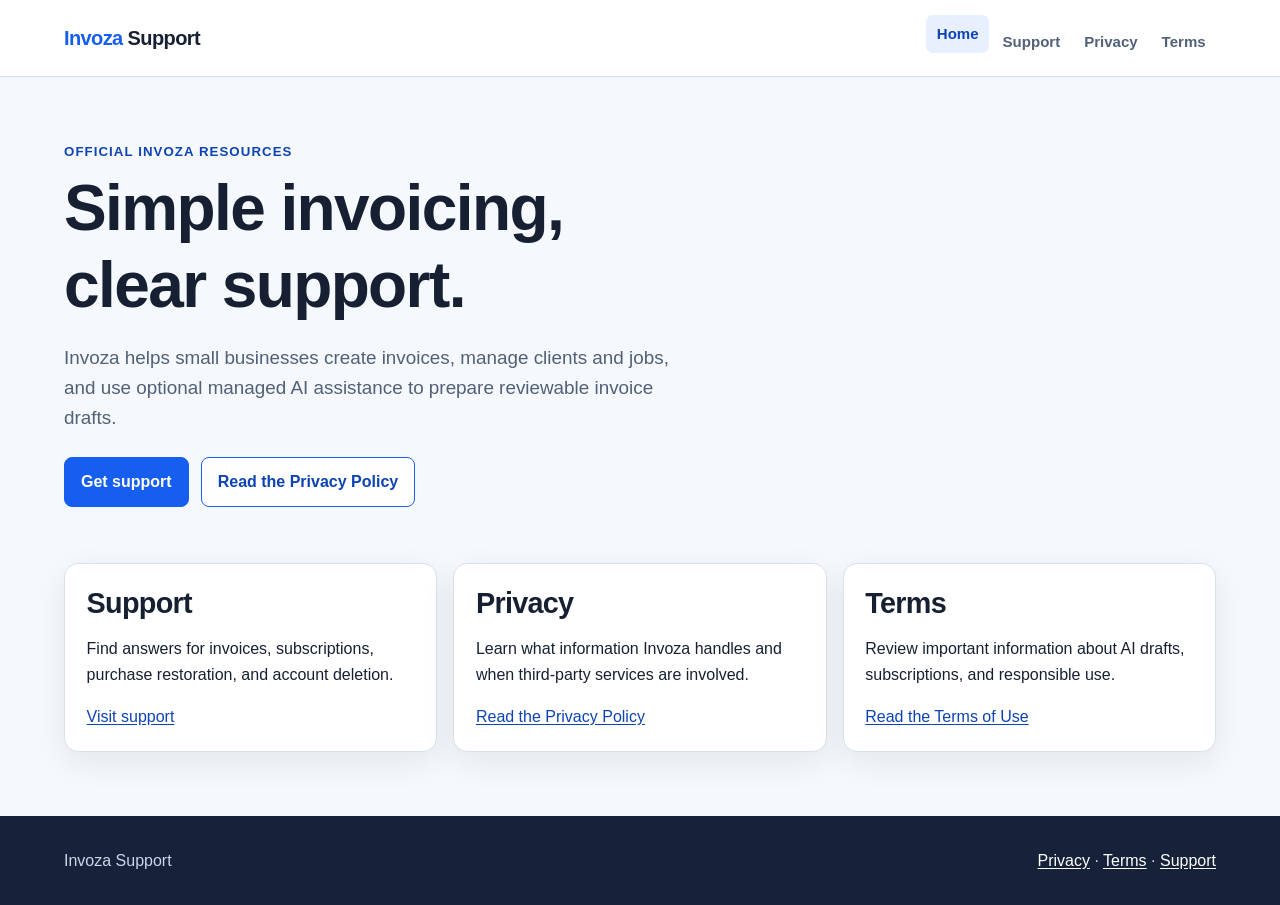
<file: index.html>
<!doctype html>
<html lang="en">
<head>
  <meta charset="utf-8">
  <meta name="viewport" content="width=device-width, initial-scale=1">
  <meta name="description" content="Official support, privacy, and terms information for Invoza.">
  <title>Invoza Support</title>
  <link rel="stylesheet" href="style.css">
</head>
<body>
  <a class="skip-link" href="#main">Skip to content</a>
  <header class="site-header">
    <nav class="nav" aria-label="Main navigation">
      <a class="brand" href="index.html" aria-label="Invoza Support home"><span class="brand-mark">Invoza</span> Support</a>
      <ul class="nav-links">
        <li><a href="index.html" aria-current="page">Home</a></li>
        <li><a href="support.html">Support</a></li>
        <li><a href="privacy.html">Privacy</a></li>
        <li><a href="terms.html">Terms</a></li>
      </ul>
    </nav>
  </header>
  <main id="main" class="container">
    <section class="hero" aria-labelledby="page-title">
      <p class="eyebrow">Official Invoza resources</p>
      <h1 id="page-title">Simple invoicing, clear support.</h1>
      <p class="lead">Invoza helps small businesses create invoices, manage clients and jobs, and use optional managed AI assistance to prepare reviewable invoice drafts.</p>
      <div class="button-row">
        <a class="button" href="support.html">Get support</a>
        <a class="button secondary" href="privacy.html">Read the Privacy Policy</a>
      </div>
    </section>

    <section class="grid" aria-label="Resources">
      <article class="card">
        <h2>Support</h2>
        <p>Find answers for invoices, subscriptions, purchase restoration, and account deletion.</p>
        <a href="support.html">Visit support</a>
      </article>
      <article class="card">
        <h2>Privacy</h2>
        <p>Learn what information Invoza handles and when third-party services are involved.</p>
        <a href="privacy.html">Read the Privacy Policy</a>
      </article>
      <article class="card">
        <h2>Terms</h2>
        <p>Review important information about AI drafts, subscriptions, and responsible use.</p>
        <a href="terms.html">Read the Terms of Use</a>
      </article>
    </section>

  </main>
  <footer class="site-footer">
    <div class="footer-inner">
      <p>Invoza Support</p>
      <p><a href="privacy.html">Privacy</a> · <a href="terms.html">Terms</a> · <a href="support.html">Support</a></p>
    </div>
  </footer>
</body>
</html>
</file>
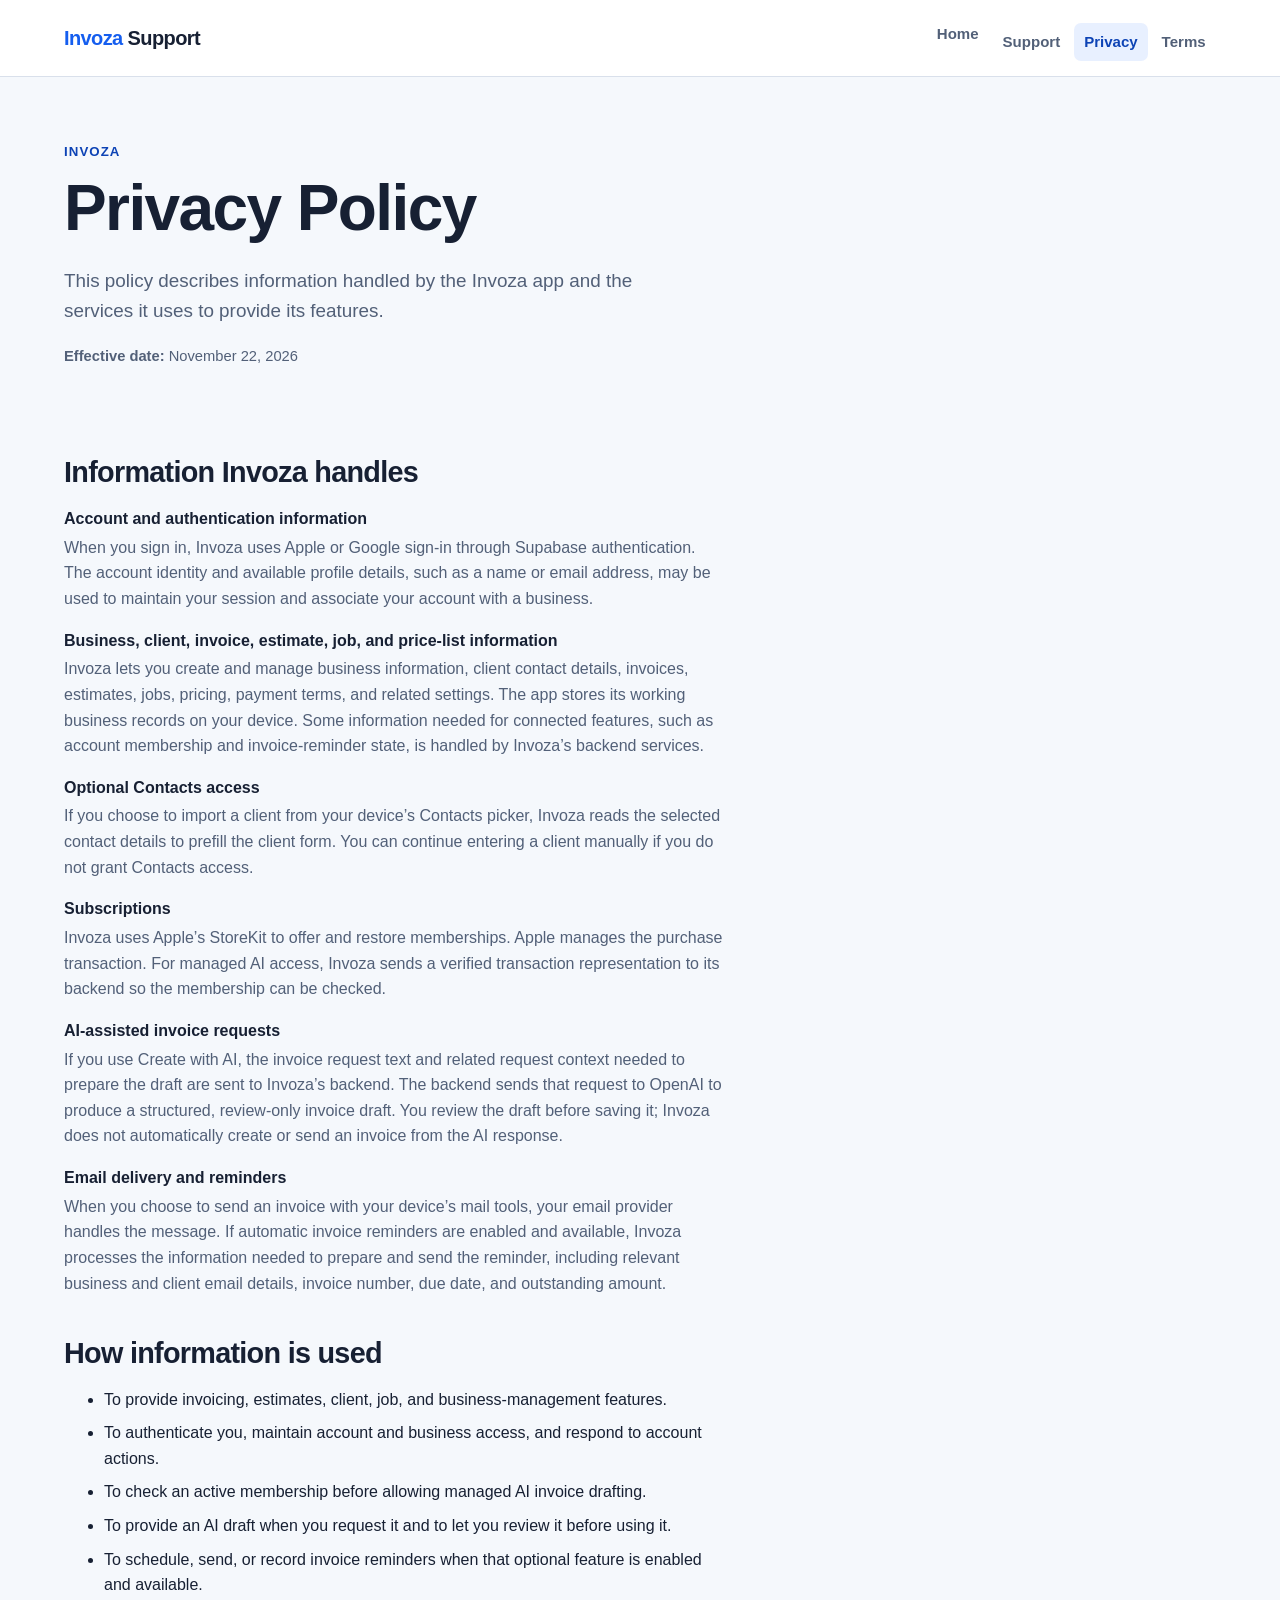
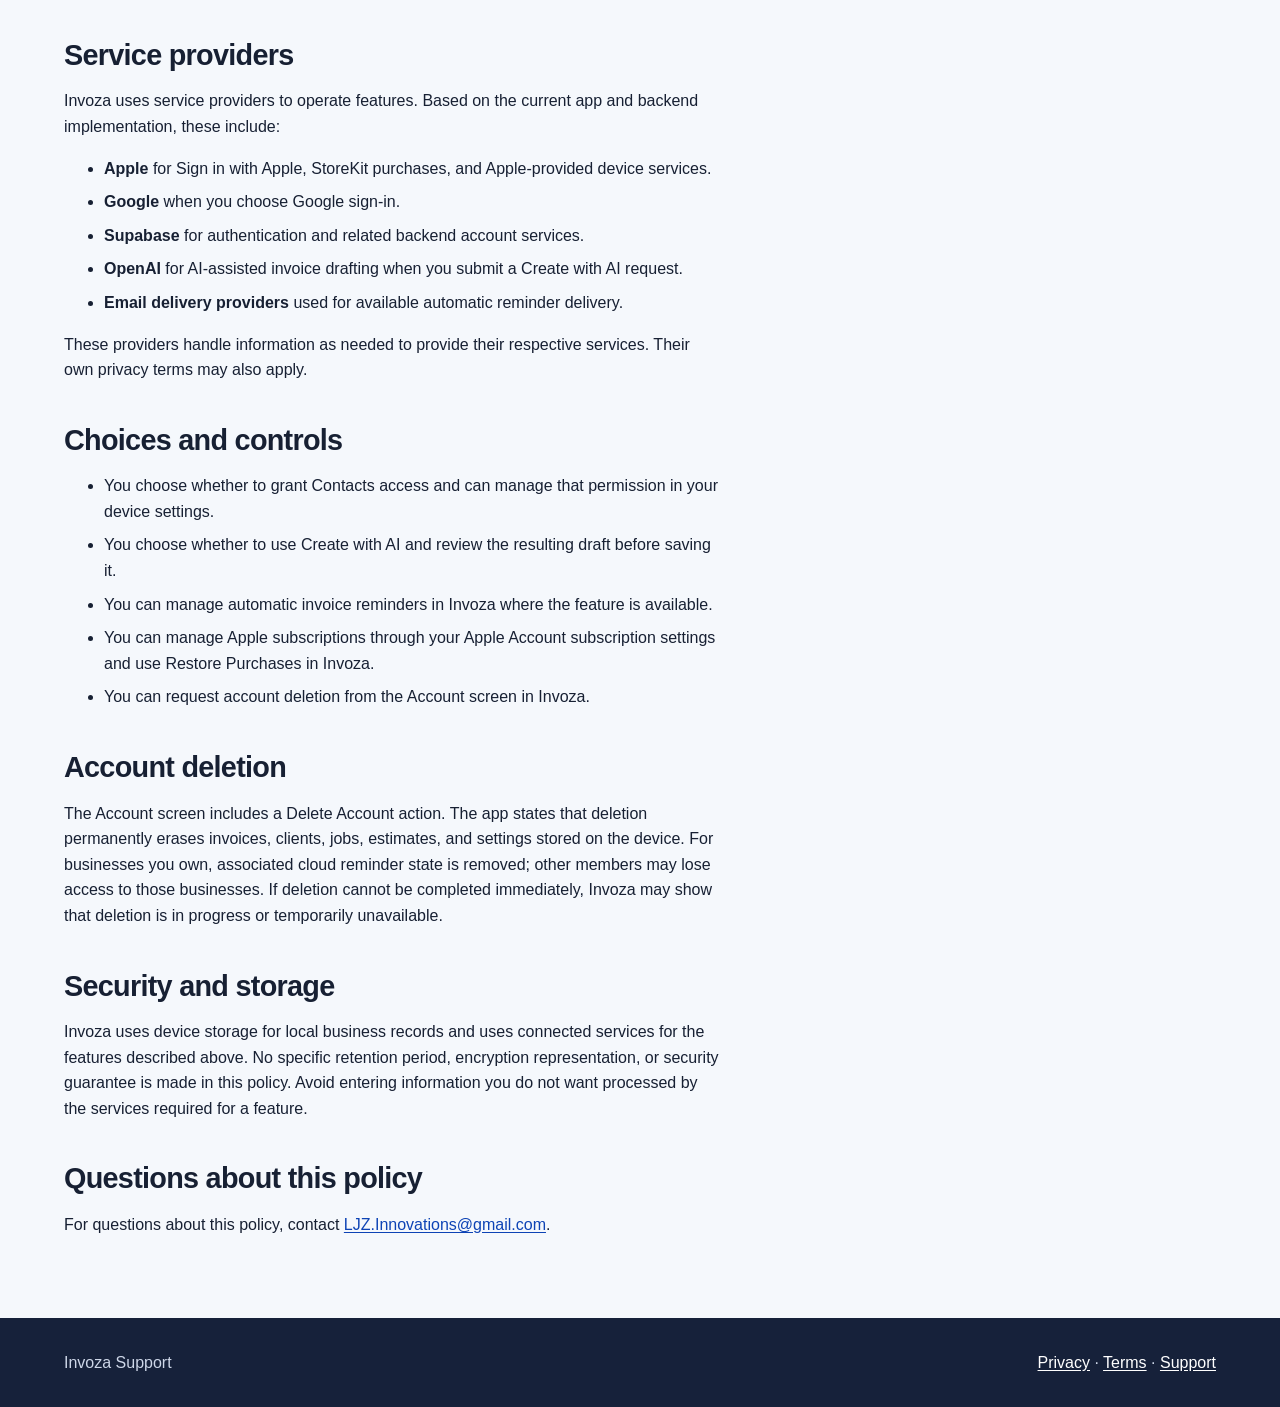
<file: privacy.html>
<!doctype html>
<html lang="en">
<head>
  <meta charset="utf-8">
  <meta name="viewport" content="width=device-width, initial-scale=1">
  <meta name="description" content="Invoza Privacy Policy.">
  <title>Privacy Policy · Invoza Support</title>
  <link rel="stylesheet" href="style.css">
</head>
<body>
  <a class="skip-link" href="#main">Skip to content</a>
  <header class="site-header">
    <nav class="nav" aria-label="Main navigation">
      <a class="brand" href="index.html" aria-label="Invoza Support home"><span class="brand-mark">Invoza</span> Support</a>
      <ul class="nav-links">
        <li><a href="index.html">Home</a></li>
        <li><a href="support.html">Support</a></li>
        <li><a href="privacy.html" aria-current="page">Privacy</a></li>
        <li><a href="terms.html">Terms</a></li>
      </ul>
    </nav>
  </header>
  <main id="main" class="container">
    <section class="hero" aria-labelledby="page-title">
      <p class="eyebrow">Invoza</p>
      <h1 id="page-title">Privacy Policy</h1>
      <p class="lead">This policy describes information handled by the Invoza app and the services it uses to provide its features.</p>
      <p class="fine-print"><strong>Effective date:</strong> November 22, 2026</p>
    </section>

    <h2>Information Invoza handles</h2>
    <dl>
      <dt>Account and authentication information</dt>
      <dd>When you sign in, Invoza uses Apple or Google sign-in through Supabase authentication. The account identity and available profile details, such as a name or email address, may be used to maintain your session and associate your account with a business.</dd>
      <dt>Business, client, invoice, estimate, job, and price-list information</dt>
      <dd>Invoza lets you create and manage business information, client contact details, invoices, estimates, jobs, pricing, payment terms, and related settings. The app stores its working business records on your device. Some information needed for connected features, such as account membership and invoice-reminder state, is handled by Invoza’s backend services.</dd>
      <dt>Optional Contacts access</dt>
      <dd>If you choose to import a client from your device’s Contacts picker, Invoza reads the selected contact details to prefill the client form. You can continue entering a client manually if you do not grant Contacts access.</dd>
      <dt>Subscriptions</dt>
      <dd>Invoza uses Apple’s StoreKit to offer and restore memberships. Apple manages the purchase transaction. For managed AI access, Invoza sends a verified transaction representation to its backend so the membership can be checked.</dd>
      <dt>AI-assisted invoice requests</dt>
      <dd>If you use Create with AI, the invoice request text and related request context needed to prepare the draft are sent to Invoza’s backend. The backend sends that request to OpenAI to produce a structured, review-only invoice draft. You review the draft before saving it; Invoza does not automatically create or send an invoice from the AI response.</dd>
      <dt>Email delivery and reminders</dt>
      <dd>When you choose to send an invoice with your device’s mail tools, your email provider handles the message. If automatic invoice reminders are enabled and available, Invoza processes the information needed to prepare and send the reminder, including relevant business and client email details, invoice number, due date, and outstanding amount.</dd>
    </dl>

    <h2>How information is used</h2>
    <ul>
      <li>To provide invoicing, estimates, client, job, and business-management features.</li>
      <li>To authenticate you, maintain account and business access, and respond to account actions.</li>
      <li>To check an active membership before allowing managed AI invoice drafting.</li>
      <li>To provide an AI draft when you request it and to let you review it before using it.</li>
      <li>To schedule, send, or record invoice reminders when that optional feature is enabled and available.</li>
    </ul>

    <h2>Service providers</h2>
    <p>Invoza uses service providers to operate features. Based on the current app and backend implementation, these include:</p>
    <ul>
      <li><strong>Apple</strong> for Sign in with Apple, StoreKit purchases, and Apple-provided device services.</li>
      <li><strong>Google</strong> when you choose Google sign-in.</li>
      <li><strong>Supabase</strong> for authentication and related backend account services.</li>
      <li><strong>OpenAI</strong> for AI-assisted invoice drafting when you submit a Create with AI request.</li>
      <li><strong>Email delivery providers</strong> used for available automatic reminder delivery.</li>
    </ul>
    <p>These providers handle information as needed to provide their respective services. Their own privacy terms may also apply.</p>

    <h2>Choices and controls</h2>
    <ul>
      <li>You choose whether to grant Contacts access and can manage that permission in your device settings.</li>
      <li>You choose whether to use Create with AI and review the resulting draft before saving it.</li>
      <li>You can manage automatic invoice reminders in Invoza where the feature is available.</li>
      <li>You can manage Apple subscriptions through your Apple Account subscription settings and use Restore Purchases in Invoza.</li>
      <li>You can request account deletion from the Account screen in Invoza.</li>
    </ul>

    <h2>Account deletion</h2>
    <p>The Account screen includes a Delete Account action. The app states that deletion permanently erases invoices, clients, jobs, estimates, and settings stored on the device. For businesses you own, associated cloud reminder state is removed; other members may lose access to those businesses. If deletion cannot be completed immediately, Invoza may show that deletion is in progress or temporarily unavailable.</p>

    <h2>Security and storage</h2>
    <p>Invoza uses device storage for local business records and uses connected services for the features described above. No specific retention period, encryption representation, or security guarantee is made in this policy. Avoid entering information you do not want processed by the services required for a feature.</p>

    <h2>Questions about this policy</h2>
    <p>For questions about this policy, contact <a href="mailto:LJZ.Innovations@gmail.com">LJZ.Innovations@gmail.com</a>.</p>
  </main>
  <footer class="site-footer"><div class="footer-inner"><p>Invoza Support</p><p><a href="privacy.html">Privacy</a> · <a href="terms.html">Terms</a> · <a href="support.html">Support</a></p></div></footer>
</body>
</html>
</file>
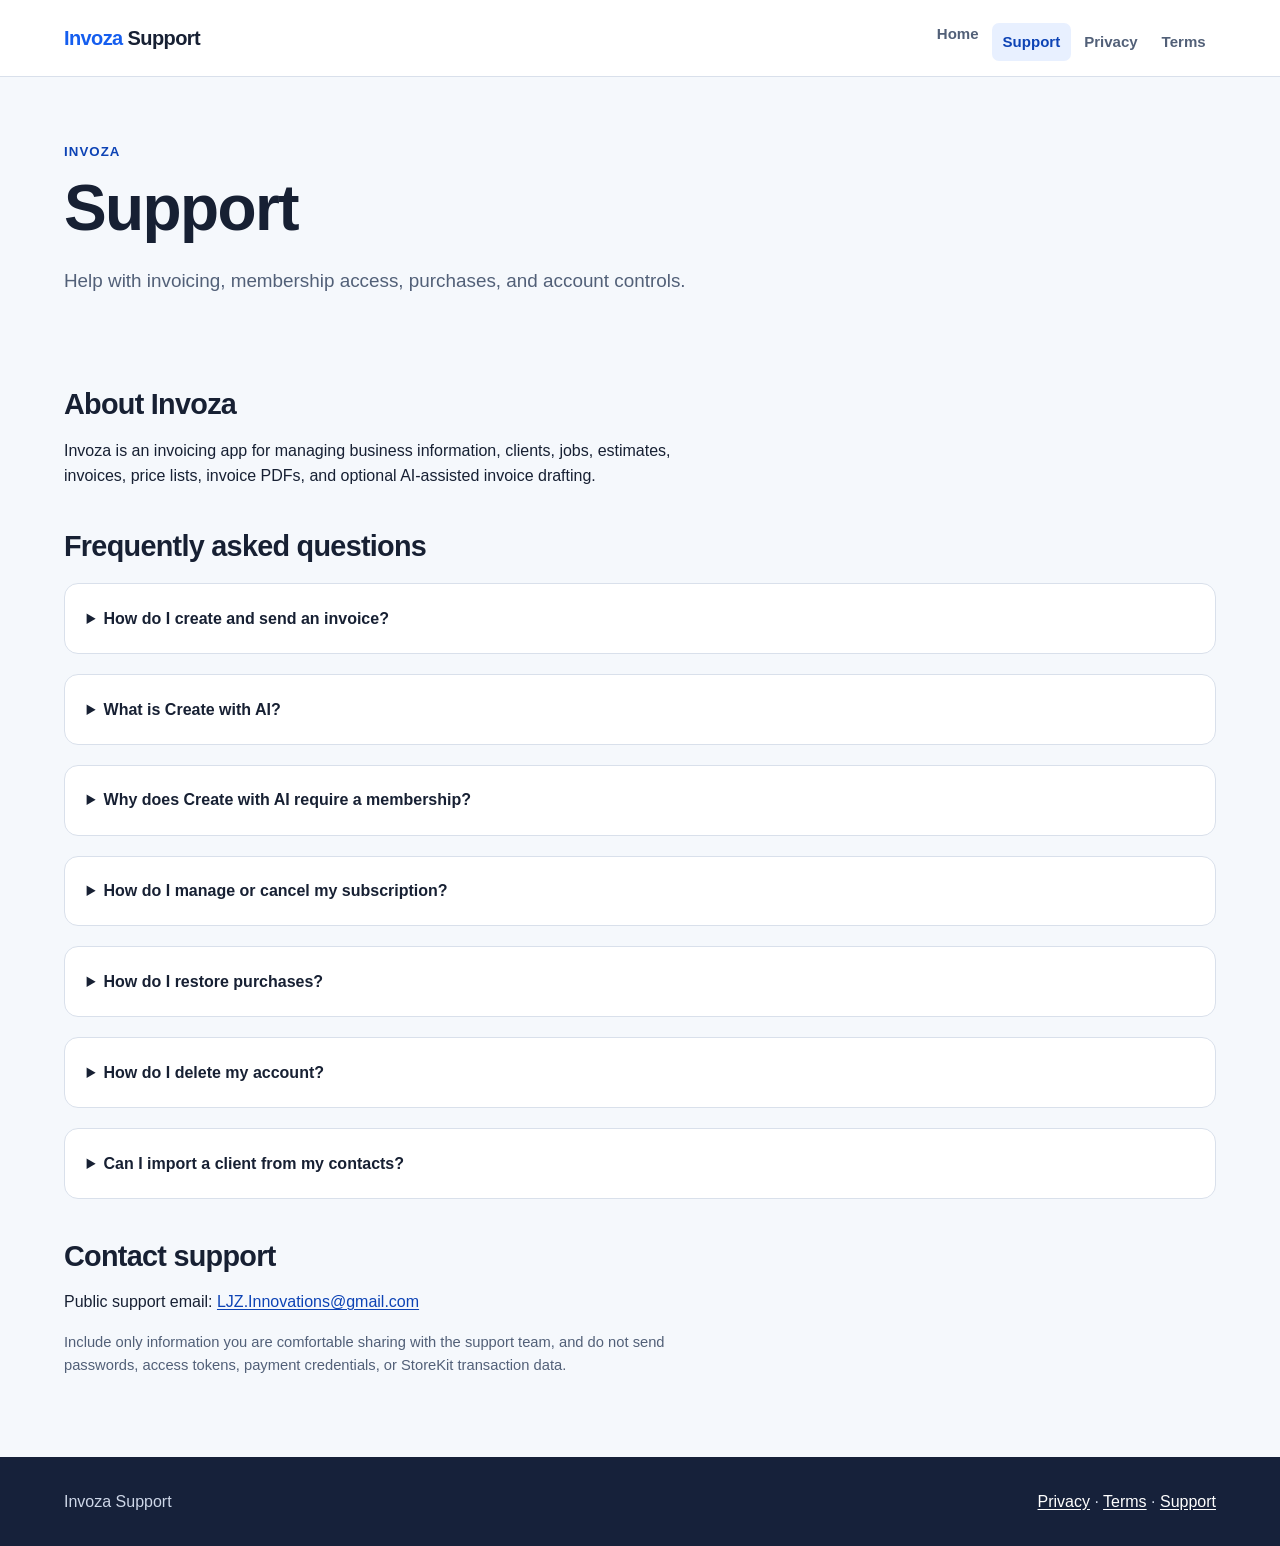
<file: support.html>
<!doctype html>
<html lang="en">
<head>
  <meta charset="utf-8">
  <meta name="viewport" content="width=device-width, initial-scale=1">
  <meta name="description" content="Invoza support and frequently asked questions.">
  <title>Support · Invoza Support</title>
  <link rel="stylesheet" href="style.css">
</head>
<body>
  <a class="skip-link" href="#main">Skip to content</a>
  <header class="site-header">
    <nav class="nav" aria-label="Main navigation">
      <a class="brand" href="index.html" aria-label="Invoza Support home"><span class="brand-mark">Invoza</span> Support</a>
      <ul class="nav-links">
        <li><a href="index.html">Home</a></li>
        <li><a href="support.html" aria-current="page">Support</a></li>
        <li><a href="privacy.html">Privacy</a></li>
        <li><a href="terms.html">Terms</a></li>
      </ul>
    </nav>
  </header>
  <main id="main" class="container">
    <section class="hero" aria-labelledby="page-title">
      <p class="eyebrow">Invoza</p>
      <h1 id="page-title">Support</h1>
      <p class="lead">Help with invoicing, membership access, purchases, and account controls.</p>
    </section>

    <h2>About Invoza</h2>
    <p>Invoza is an invoicing app for managing business information, clients, jobs, estimates, invoices, price lists, invoice PDFs, and optional AI-assisted invoice drafting.</p>

    <h2>Frequently asked questions</h2>
    <details>
      <summary>How do I create and send an invoice?</summary>
      <p>Create or review an invoice in the app, then use the available delivery options to prepare its PDF and email. Review the recipient, amount, due date, and message before sending.</p>
    </details>
    <details>
      <summary>What is Create with AI?</summary>
      <p>Create with AI can prepare a reviewable invoice draft from the information you provide. Review every client detail, line item, amount, tax setting, discount, and payment term before saving or sending an invoice.</p>
    </details>
    <details>
      <summary>Why does Create with AI require a membership?</summary>
      <p>Managed AI invoice drafting requires an active Invoza Member subscription and a signed-in account so the app can verify access before creating a draft.</p>
    </details>
    <details>
      <summary>How do I manage or cancel my subscription?</summary>
      <p>Subscriptions are managed by Apple. On your device, open Apple’s subscription settings for your Apple Account and select Invoza. You can also use the Manage Subscription link shown in Invoza when your membership is active.</p>
    </details>
    <details>
      <summary>How do I restore purchases?</summary>
      <p>Open the Invoza Member screen and select <strong>Restore Purchases</strong>. Invoza asks StoreKit to synchronize eligible Apple purchases, then refreshes your membership status.</p>
    </details>
    <details>
      <summary>How do I delete my account?</summary>
      <p>In the app, go to More → Account → Delete Account and confirm the action. The app explains that this permanently erases local invoices, clients, jobs, estimates, and settings; for businesses you own, associated cloud reminder state is removed. If deletion is in progress or temporarily unavailable, wait and try again later.</p>
    </details>
    <details>
      <summary>Can I import a client from my contacts?</summary>
      <p>Yes. When you choose Import from Contacts, Invoza requests access to the selected contact information to prefill the client form. You can instead enter client details manually.</p>
    </details>

    <h2>Contact support</h2>
    <p>Public support email: <a href="mailto:LJZ.Innovations@gmail.com">LJZ.Innovations@gmail.com</a></p>
    <p class="fine-print">Include only information you are comfortable sharing with the support team, and do not send passwords, access tokens, payment credentials, or StoreKit transaction data.</p>
  </main>
  <footer class="site-footer"><div class="footer-inner"><p>Invoza Support</p><p><a href="privacy.html">Privacy</a> · <a href="terms.html">Terms</a> · <a href="support.html">Support</a></p></div></footer>
</body>
</html>
</file>
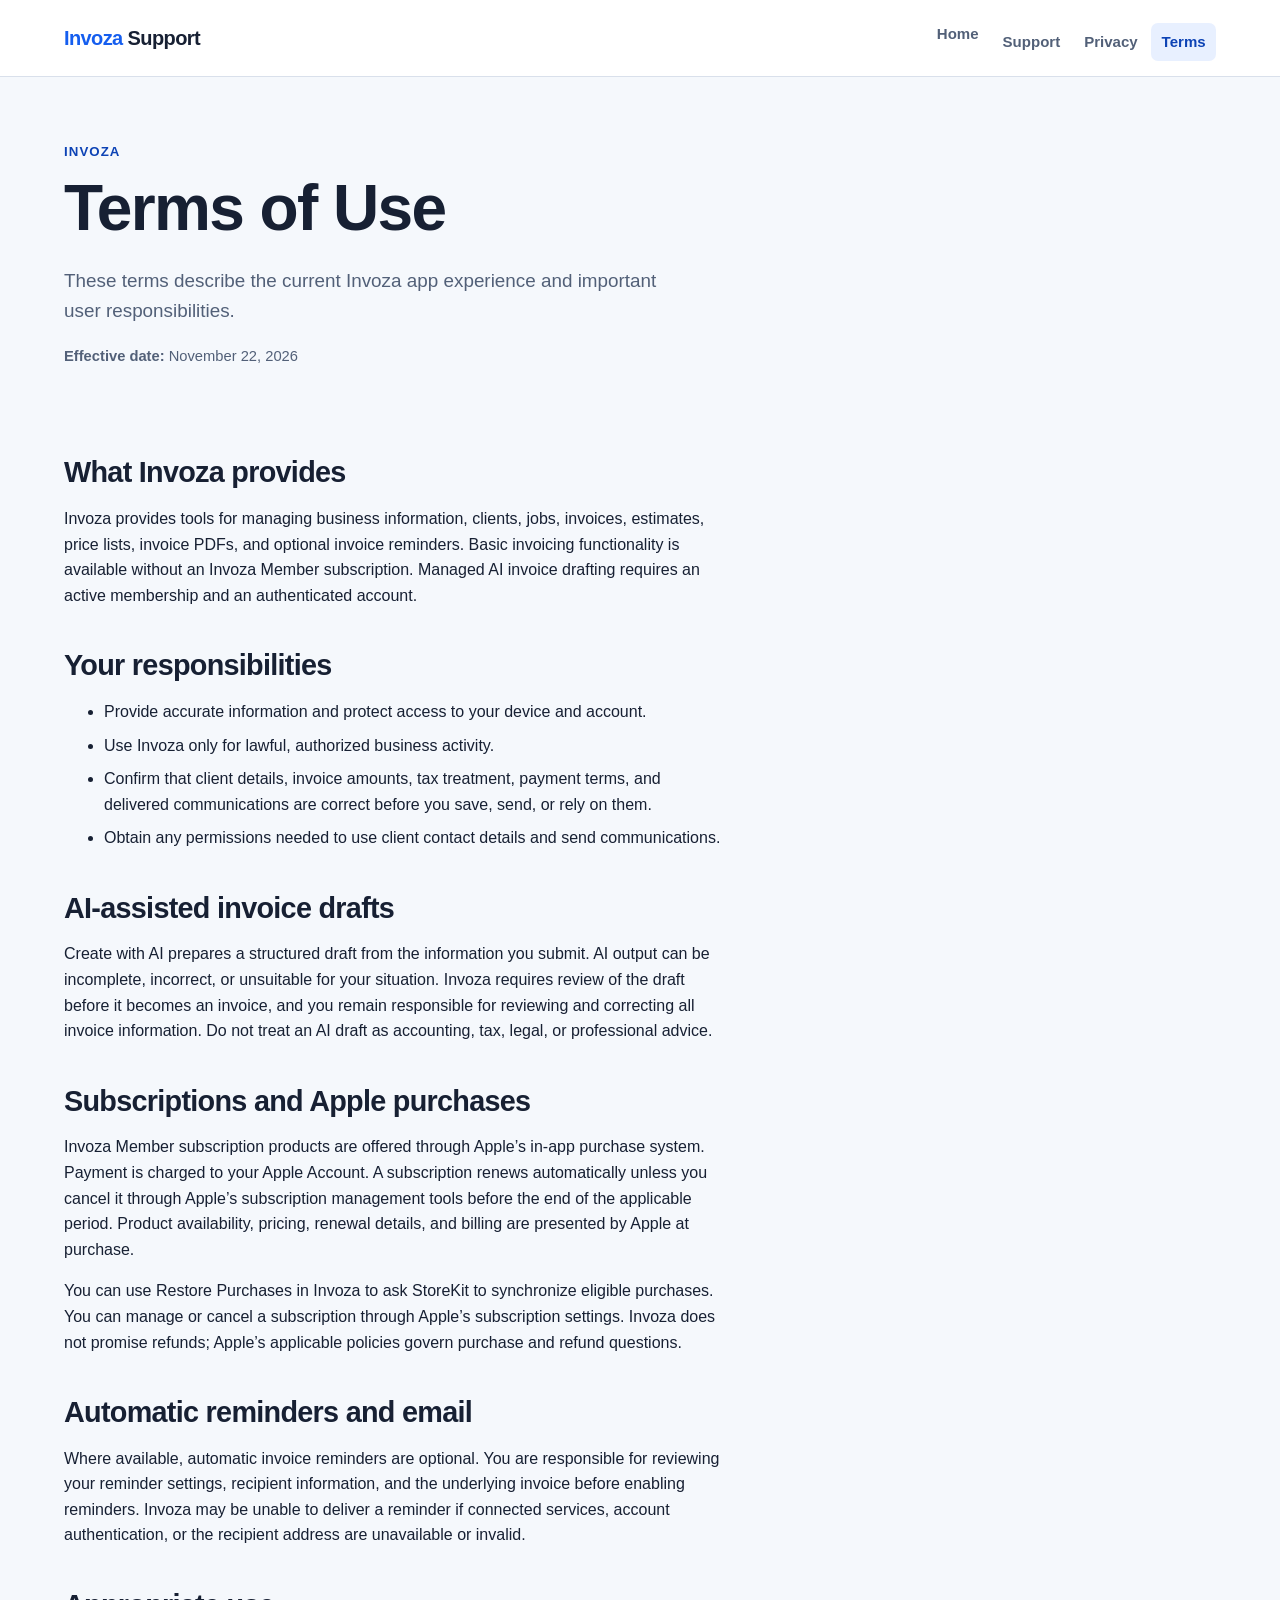
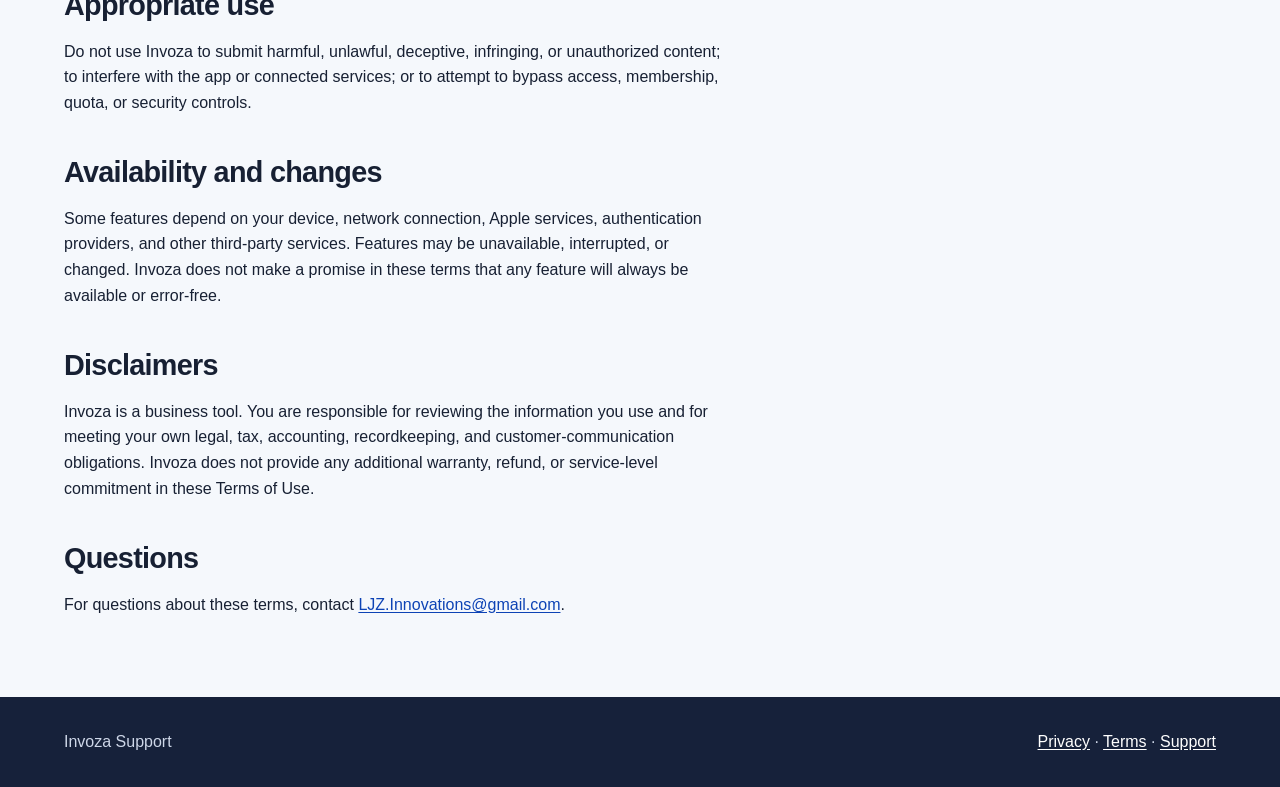
<file: terms.html>
<!doctype html>
<html lang="en">
<head>
  <meta charset="utf-8">
  <meta name="viewport" content="width=device-width, initial-scale=1">
  <meta name="description" content="Invoza Terms of Use.">
  <title>Terms of Use · Invoza Support</title>
  <link rel="stylesheet" href="style.css">
</head>
<body>
  <a class="skip-link" href="#main">Skip to content</a>
  <header class="site-header">
    <nav class="nav" aria-label="Main navigation">
      <a class="brand" href="index.html" aria-label="Invoza Support home"><span class="brand-mark">Invoza</span> Support</a>
      <ul class="nav-links">
        <li><a href="index.html">Home</a></li>
        <li><a href="support.html">Support</a></li>
        <li><a href="privacy.html">Privacy</a></li>
        <li><a href="terms.html" aria-current="page">Terms</a></li>
      </ul>
    </nav>
  </header>
  <main id="main" class="container">
    <section class="hero" aria-labelledby="page-title">
      <p class="eyebrow">Invoza</p>
      <h1 id="page-title">Terms of Use</h1>
      <p class="lead">These terms describe the current Invoza app experience and important user responsibilities.</p>
      <p class="fine-print"><strong>Effective date:</strong> November 22, 2026</p>
    </section>

    <h2>What Invoza provides</h2>
    <p>Invoza provides tools for managing business information, clients, jobs, invoices, estimates, price lists, invoice PDFs, and optional invoice reminders. Basic invoicing functionality is available without an Invoza Member subscription. Managed AI invoice drafting requires an active membership and an authenticated account.</p>

    <h2>Your responsibilities</h2>
    <ul>
      <li>Provide accurate information and protect access to your device and account.</li>
      <li>Use Invoza only for lawful, authorized business activity.</li>
      <li>Confirm that client details, invoice amounts, tax treatment, payment terms, and delivered communications are correct before you save, send, or rely on them.</li>
      <li>Obtain any permissions needed to use client contact details and send communications.</li>
    </ul>

    <h2>AI-assisted invoice drafts</h2>
    <p>Create with AI prepares a structured draft from the information you submit. AI output can be incomplete, incorrect, or unsuitable for your situation. Invoza requires review of the draft before it becomes an invoice, and you remain responsible for reviewing and correcting all invoice information. Do not treat an AI draft as accounting, tax, legal, or professional advice.</p>

    <h2>Subscriptions and Apple purchases</h2>
    <p>Invoza Member subscription products are offered through Apple’s in-app purchase system. Payment is charged to your Apple Account. A subscription renews automatically unless you cancel it through Apple’s subscription management tools before the end of the applicable period. Product availability, pricing, renewal details, and billing are presented by Apple at purchase.</p>
    <p>You can use Restore Purchases in Invoza to ask StoreKit to synchronize eligible purchases. You can manage or cancel a subscription through Apple’s subscription settings. Invoza does not promise refunds; Apple’s applicable policies govern purchase and refund questions.</p>

    <h2>Automatic reminders and email</h2>
    <p>Where available, automatic invoice reminders are optional. You are responsible for reviewing your reminder settings, recipient information, and the underlying invoice before enabling reminders. Invoza may be unable to deliver a reminder if connected services, account authentication, or the recipient address are unavailable or invalid.</p>

    <h2>Appropriate use</h2>
    <p>Do not use Invoza to submit harmful, unlawful, deceptive, infringing, or unauthorized content; to interfere with the app or connected services; or to attempt to bypass access, membership, quota, or security controls.</p>

    <h2>Availability and changes</h2>
    <p>Some features depend on your device, network connection, Apple services, authentication providers, and other third-party services. Features may be unavailable, interrupted, or changed. Invoza does not make a promise in these terms that any feature will always be available or error-free.</p>

    <h2>Disclaimers</h2>
    <p>Invoza is a business tool. You are responsible for reviewing the information you use and for meeting your own legal, tax, accounting, recordkeeping, and customer-communication obligations. Invoza does not provide any additional warranty, refund, or service-level commitment in these Terms of Use.</p>

    <h2>Questions</h2>
    <p>For questions about these terms, contact <a href="mailto:LJZ.Innovations@gmail.com">LJZ.Innovations@gmail.com</a>.</p>
  </main>
  <footer class="site-footer"><div class="footer-inner"><p>Invoza Support</p><p><a href="privacy.html">Privacy</a> · <a href="terms.html">Terms</a> · <a href="support.html">Support</a></p></div></footer>
</body>
</html>
</file>
<file: style.css>
:root {
  --ink: #172033;
  --muted: #526078;
  --line: #d9e0eb;
  --surface: #ffffff;
  --wash: #f5f8fc;
  --brand: #155eef;
  --brand-dark: #0d43b5;
  --accent: #e8f0ff;
  --warning: #7a4600;
  --warning-wash: #fff7e7;
  --radius: 14px;
  --shadow: 0 10px 32px rgba(23, 32, 51, 0.08);
}

* { box-sizing: border-box; }

html { scroll-behavior: smooth; }

body {
  margin: 0;
  color: var(--ink);
  background: var(--wash);
  font-family: -apple-system, BlinkMacSystemFont, "Segoe UI", Roboto, Helvetica, Arial, sans-serif;
  font-size: 16px;
  line-height: 1.6;
}

a { color: var(--brand-dark); text-underline-offset: 0.15em; }
a:hover { color: var(--brand); }
a:focus-visible, summary:focus-visible { outline: 3px solid #f5a623; outline-offset: 3px; }

.skip-link {
  position: absolute;
  left: 1rem;
  top: -4rem;
  padding: 0.6rem 0.85rem;
  color: #fff;
  background: var(--brand-dark);
  border-radius: 0 0 6px 6px;
  z-index: 2;
}
.skip-link:focus { top: 0; }

.site-header {
  background: var(--surface);
  border-bottom: 1px solid var(--line);
}

.nav, .container, .footer-inner {
  width: min(100% - 2rem, 72rem);
  margin: 0 auto;
}

.nav {
  min-height: 4.75rem;
  display: flex;
  align-items: center;
  justify-content: space-between;
  gap: 1rem;
}

.brand {
  color: var(--ink);
  font-size: 1.25rem;
  font-weight: 800;
  letter-spacing: -0.03em;
  text-decoration: none;
}
.brand-mark { color: var(--brand); }

.nav-links {
  display: flex;
  flex-wrap: wrap;
  gap: 0.2rem;
  list-style: none;
  margin: 0;
  padding: 0;
}
.nav-links a {
  display: block;
  padding: 0.45rem 0.65rem;
  border-radius: 7px;
  color: var(--muted);
  font-size: 0.94rem;
  font-weight: 650;
  text-decoration: none;
}
.nav-links a[aria-current="page"], .nav-links a:hover {
  color: var(--brand-dark);
  background: var(--accent);
}

main { padding: 3rem 0 4rem; }
.hero { padding: 1rem 0 2rem; }
.eyebrow {
  margin: 0 0 0.5rem;
  color: var(--brand-dark);
  font-size: 0.83rem;
  font-weight: 800;
  letter-spacing: 0.08em;
  text-transform: uppercase;
}
h1, h2, h3 { line-height: 1.2; letter-spacing: -0.025em; }
h1 { max-width: 16ch; margin: 0; font-size: clamp(2.15rem, 5vw, 4rem); }
h2 { margin: 2.5rem 0 0.75rem; font-size: clamp(1.35rem, 2.5vw, 1.8rem); }
h3 { margin: 1.25rem 0 0.35rem; font-size: 1.1rem; }
p, ul, ol { max-width: 74ch; }
.lead { max-width: 60ch; color: var(--muted); font-size: 1.18rem; }

.card, .notice, details {
  margin: 1.25rem 0;
  padding: 1.35rem;
  background: var(--surface);
  border: 1px solid var(--line);
  border-radius: var(--radius);
  box-shadow: var(--shadow);
}
.card h2, .card h3 { margin-top: 0; }
.notice {
  border-color: #f2cf8e;
  color: var(--warning);
  background: var(--warning-wash);
  box-shadow: none;
}
.notice p:last-child, .card p:last-child { margin-bottom: 0; }

.grid {
  display: grid;
  grid-template-columns: repeat(3, minmax(0, 1fr));
  gap: 1rem;
}
.grid .card { margin: 0; }
.button-row { display: flex; flex-wrap: wrap; gap: 0.75rem; margin: 1.5rem 0; }
.button {
  display: inline-block;
  padding: 0.7rem 1rem;
  border: 1px solid var(--brand);
  border-radius: 8px;
  color: #fff;
  background: var(--brand);
  font-weight: 750;
  text-decoration: none;
}
.button:hover { color: #fff; background: var(--brand-dark); }
.button.secondary { color: var(--brand-dark); background: #fff; }

dl { max-width: 74ch; }
dt { margin-top: 1rem; font-weight: 750; }
dd { margin: 0.2rem 0 0; color: var(--muted); }
li + li { margin-top: 0.5rem; }
details { box-shadow: none; }
summary { cursor: pointer; color: var(--ink); font-weight: 750; }
.placeholder {
  display: inline-block;
  padding: 0.12rem 0.4rem;
  color: #6a3f00;
  background: #fff0cc;
  border: 1px solid #eec36b;
  border-radius: 4px;
  font-family: ui-monospace, SFMono-Regular, Menlo, Consolas, monospace;
  font-size: 0.9em;
}
.fine-print { color: var(--muted); font-size: 0.92rem; }

.site-footer {
  padding: 2rem 0;
  color: #ced7e8;
  background: #16213a;
}
.footer-inner { display: flex; flex-wrap: wrap; align-items: center; justify-content: space-between; gap: 0.75rem; }
.site-footer a { color: #fff; }
.site-footer p { margin: 0; }

@media (max-width: 640px) {
  .nav { padding: 0.8rem 0; align-items: flex-start; flex-direction: column; }
  .nav-links { width: 100%; gap: 0.15rem; }
  .nav-links a { padding-left: 0.45rem; padding-right: 0.45rem; }
  main { padding-top: 2rem; }
  .grid { grid-template-columns: 1fr; }
}
</file>
